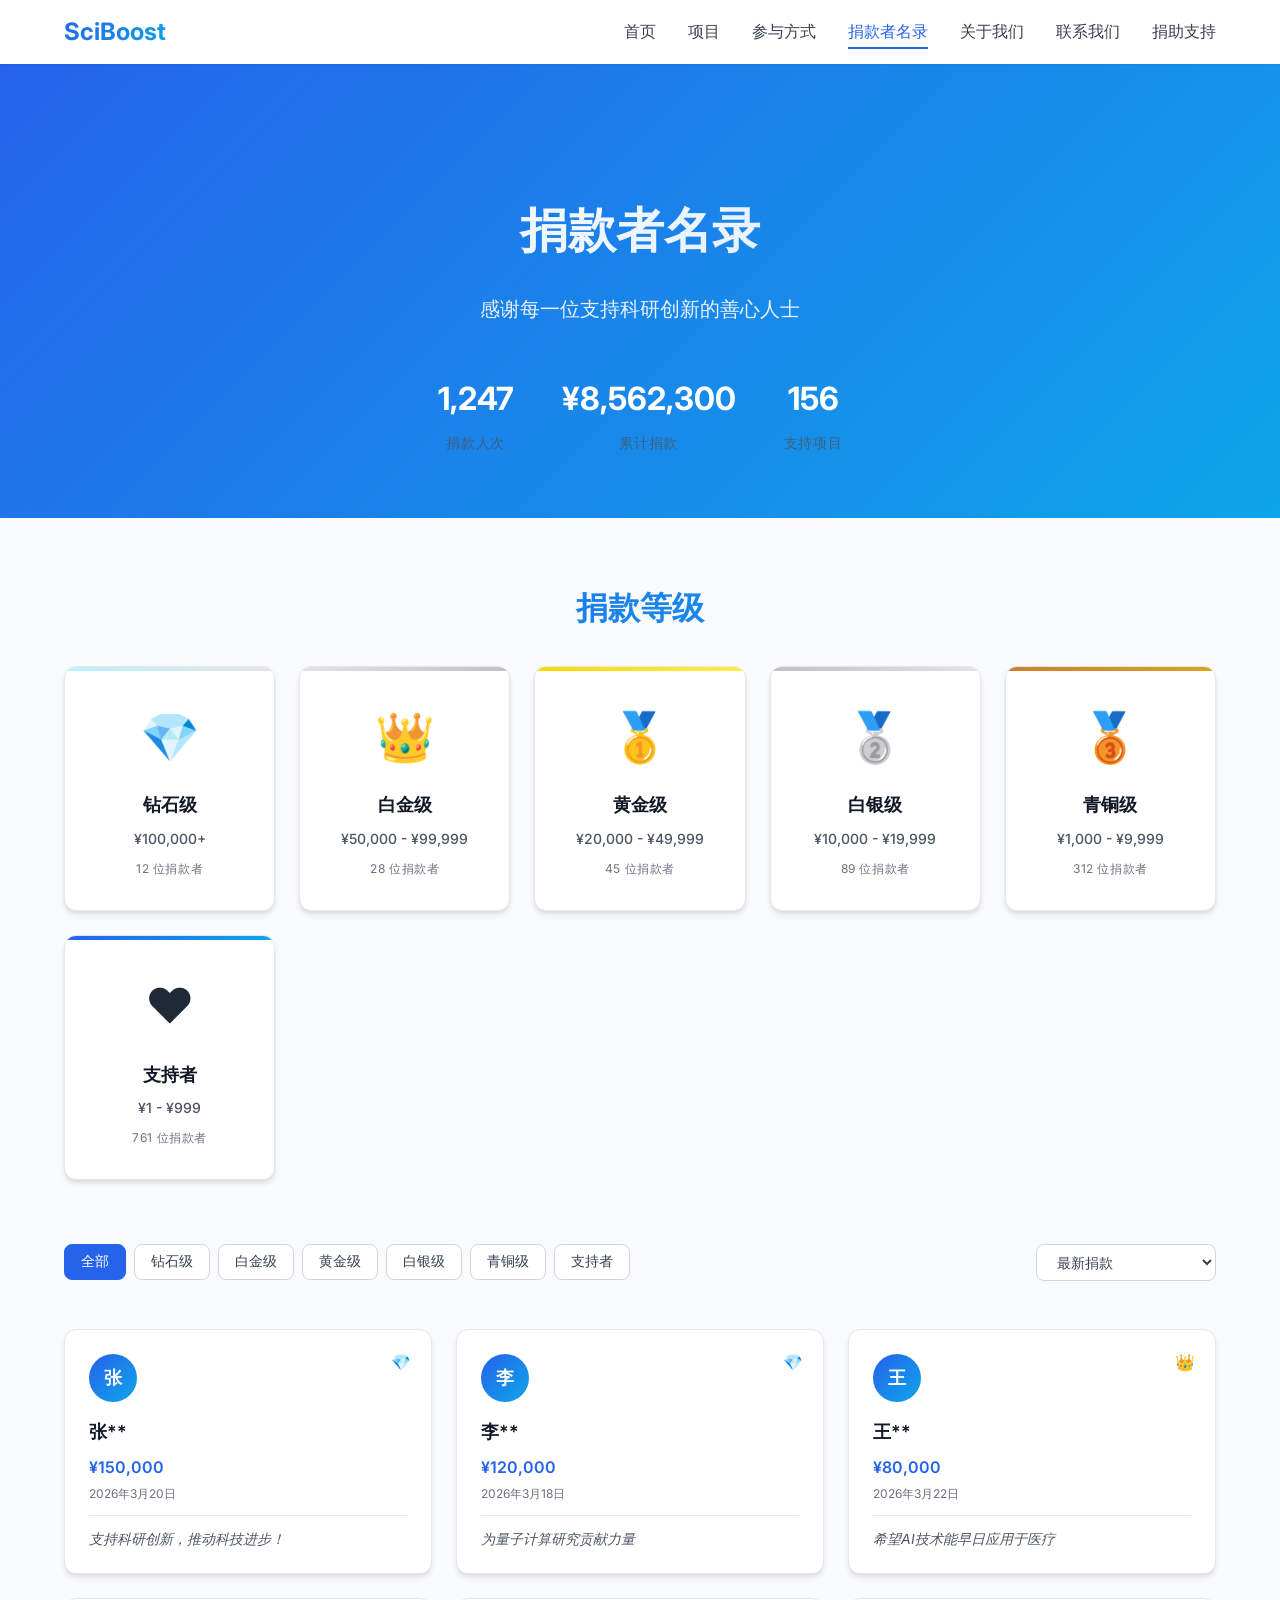
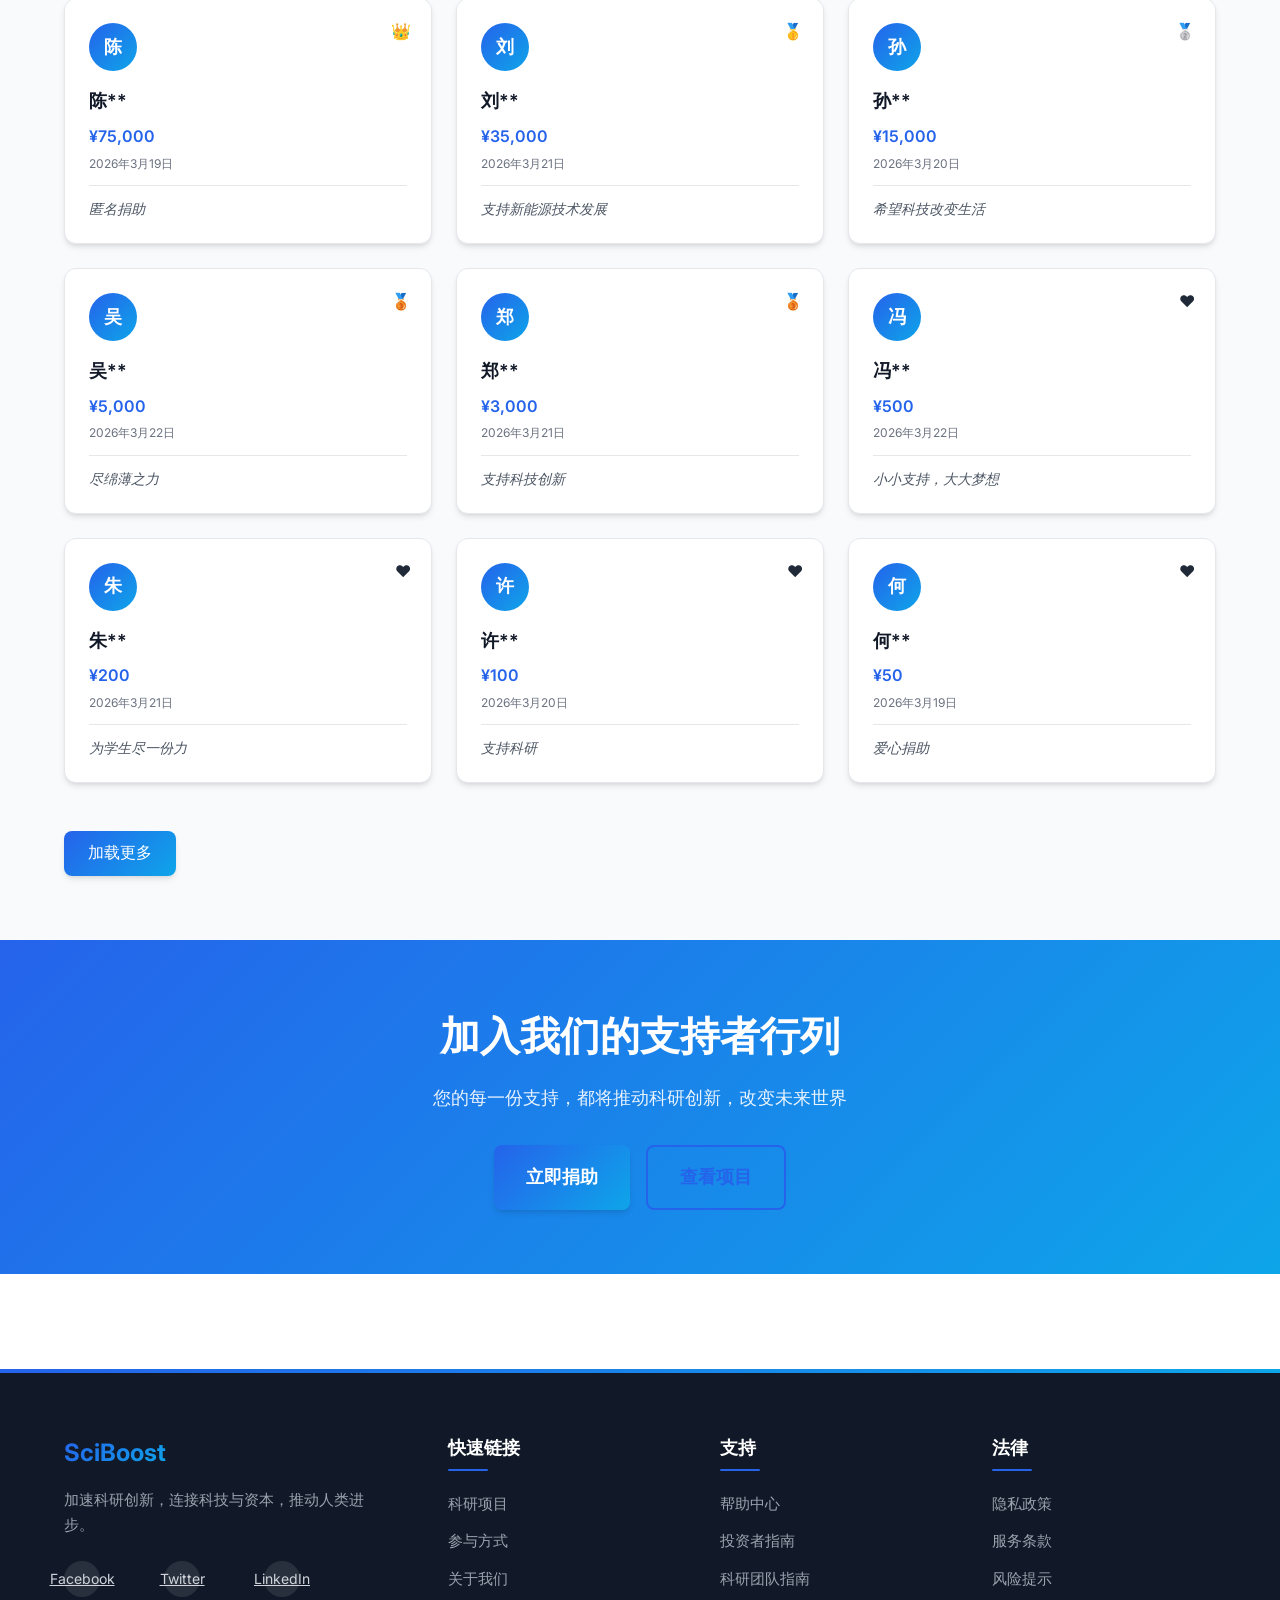
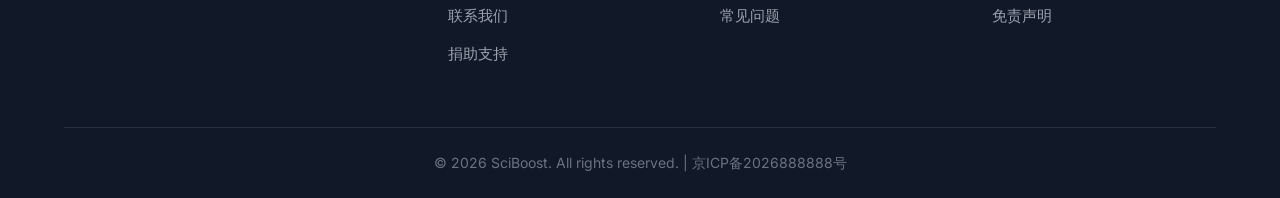
<file: donors.html>
<!DOCTYPE html>
<html lang="zh-CN">
<head>
    <meta charset="UTF-8">
    <meta name="viewport" content="width=device-width, initial-scale=1.0">
    <title>捐款者名录 - SciBoost</title>
    <link rel="stylesheet" href="styles.css">
    <link rel="preconnect" href="https://fonts.googleapis.com">
    <link rel="preconnect" href="https://fonts.gstatic.com" crossorigin>
    <link href="https://fonts.googleapis.com/css2?family=Inter:wght@300;400;500;600;700&display=swap" rel="stylesheet">
</head>
<body>
    <!-- 导航栏 -->
    <nav class="navbar">
        <div class="container">
            <div class="logo">
                <a href="index.html" class="logo-text">SciBoost</a>
            </div>
            <ul class="nav-links">
                <li><a href="index.html">首页</a></li>
                <li><a href="index.html#projects">项目</a></li>
                <li><a href="index.html#how-to-participate">参与方式</a></li>
                <li><a href="donors.html" class="active">捐款者名录</a></li>
                <li><a href="index.html#about">关于我们</a></li>
                <li><a href="index.html#contact">联系我们</a></li>
                <li><a href="donation.html">捐助支持</a></li>
            </ul>
            <div class="mobile-menu-toggle">
                <span></span>
                <span></span>
                <span></span>
            </div>
        </div>
    </nav>

    <!-- 捐款者荣誉墙头部 -->
    <section class="donors-hero">
        <div class="container">
            <div class="donors-hero-content">
                <h1 class="donors-title">捐款者名录</h1>
                <p class="donors-subtitle">感谢每一位支持科研创新的善心人士</p>
                <div class="donors-stats">
                    <div class="donor-stat">
                        <span class="stat-number">1,247</span>
                        <span class="stat-label">捐款人次</span>
                    </div>
                    <div class="donor-stat">
                        <span class="stat-number">¥8,562,300</span>
                        <span class="stat-label">累计捐款</span>
                    </div>
                    <div class="donor-stat">
                        <span class="stat-number">156</span>
                        <span class="stat-label">支持项目</span>
                    </div>
                </div>
            </div>
        </div>
    </section>

    <!-- 捐款者展示区域 -->
    <section class="donors-main">
        <div class="container">
            <!-- 捐款等级说明 -->
            <div class="donor-tiers">
                <h2>捐款等级</h2>
                <div class="tier-cards">
                    <div class="tier-card diamond">
                        <div class="tier-icon">💎</div>
                        <h3>钻石级</h3>
                        <div class="tier-amount">¥100,000+</div>
                        <div class="tier-count">12 位捐款者</div>
                    </div>
                    <div class="tier-card platinum">
                        <div class="tier-icon">👑</div>
                        <h3>白金级</h3>
                        <div class="tier-amount">¥50,000 - ¥99,999</div>
                        <div class="tier-count">28 位捐款者</div>
                    </div>
                    <div class="tier-card gold">
                        <div class="tier-icon">🥇</div>
                        <h3>黄金级</h3>
                        <div class="tier-amount">¥20,000 - ¥49,999</div>
                        <div class="tier-count">45 位捐款者</div>
                    </div>
                    <div class="tier-card silver">
                        <div class="tier-icon">🥈</div>
                        <h3>白银级</h3>
                        <div class="tier-amount">¥10,000 - ¥19,999</div>
                        <div class="tier-count">89 位捐款者</div>
                    </div>
                    <div class="tier-card bronze">
                        <div class="tier-icon">🥉</div>
                        <h3>青铜级</h3>
                        <div class="tier-amount">¥1,000 - ¥9,999</div>
                        <div class="tier-count">312 位捐款者</div>
                    </div>
                    <div class="tier-card supporter">
                        <div class="tier-icon">❤️</div>
                        <h3>支持者</h3>
                        <div class="tier-amount">¥1 - ¥999</div>
                        <div class="tier-count">761 位捐款者</div>
                    </div>
                </div>
            </div>

            <!-- 捐款者筛选和排序 -->
            <div class="donors-filters">
                <div class="filter-group">
                    <button class="filter-btn active" data-filter="all">全部</button>
                    <button class="filter-btn" data-filter="diamond">钻石级</button>
                    <button class="filter-btn" data-filter="platinum">白金级</button>
                    <button class="filter-btn" data-filter="gold">黄金级</button>
                    <button class="filter-btn" data-filter="silver">白银级</button>
                    <button class="filter-btn" data-filter="bronze">青铜级</button>
                    <button class="filter-btn" data-filter="supporter">支持者</button>
                </div>
                <div class="sort-group">
                    <select id="sortSelect">
                        <option value="date-desc">最新捐款</option>
                        <option value="date-asc">最早捐款</option>
                        <option value="amount-desc">捐款金额（高到低）</option>
                        <option value="amount-asc">捐款金额（低到高）</option>
                    </select>
                </div>
            </div>

            <!-- 捐款者荣誉墙 -->
            <div class="donors-wall" id="donorsWall">
                <!-- 钻石级捐款者 -->
                <div class="donor-card diamond" data-tier="diamond" data-date="2026-03-20" data-amount="150000">
                    <div class="donor-avatar">
                        <div class="avatar-placeholder">张</div>
                        <div class="tier-badge">💎</div>
                    </div>
                    <div class="donor-info">
                        <h3 class="donor-name">张**</h3>
                        <div class="donor-amount">¥150,000</div>
                        <div class="donor-date">2026年3月20日</div>
                        <div class="donor-message">支持科研创新，推动科技进步！</div>
                    </div>
                </div>

                <div class="donor-card diamond" data-tier="diamond" data-date="2026-03-18" data-amount="120000">
                    <div class="donor-avatar">
                        <div class="avatar-placeholder">李</div>
                        <div class="tier-badge">💎</div>
                    </div>
                    <div class="donor-info">
                        <h3 class="donor-name">李**</h3>
                        <div class="donor-amount">¥120,000</div>
                        <div class="donor-date">2026年3月18日</div>
                        <div class="donor-message">为量子计算研究贡献力量</div>
                    </div>
                </div>

                <!-- 白金级捐款者 -->
                <div class="donor-card platinum" data-tier="platinum" data-date="2026-03-22" data-amount="80000">
                    <div class="donor-avatar">
                        <div class="avatar-placeholder">王</div>
                        <div class="tier-badge">👑</div>
                    </div>
                    <div class="donor-info">
                        <h3 class="donor-name">王**</h3>
                        <div class="donor-amount">¥80,000</div>
                        <div class="donor-date">2026年3月22日</div>
                        <div class="donor-message">希望AI技术能早日应用于医疗</div>
                    </div>
                </div>

                <div class="donor-card platinum" data-tier="platinum" data-date="2026-03-19" data-amount="75000">
                    <div class="donor-avatar">
                        <div class="avatar-placeholder">陈</div>
                        <div class="tier-badge">👑</div>
                    </div>
                    <div class="donor-info">
                        <h3 class="donor-name">陈**</h3>
                        <div class="donor-amount">¥75,000</div>
                        <div class="donor-date">2026年3月19日</div>
                        <div class="donor-message">匿名捐助</div>
                    </div>
                </div>

                <!-- 黄金级捐款者 -->
                <div class="donor-card gold" data-tier="gold" data-date="2026-03-21" data-amount="35000">
                    <div class="donor-avatar">
                        <div class="avatar-placeholder">刘</div>
                        <div class="tier-badge">🥇</div>
                    </div>
                    <div class="donor-info">
                        <h3 class="donor-name">刘**</h3>
                        <div class="donor-amount">¥35,000</div>
                        <div class="donor-date">2026年3月21日</div>
                        <div class="donor-message">支持新能源技术发展</div>
                    </div>
                </div>

                <div class="donor-card gold" data-tier="gold" data-date="2026-03-17" data-amount="28000">
                    <div class="donor-avatar">
                        <div class="avatar-placeholder">赵</div>
                        <div class="tier-badge">🥇</div>
                    </div>
                    <div class="donor-info">
                        <h3 class="donor-name">赵**</h3>
                        <div class="donor-amount">¥28,000</div>
                        <div class="donor-date">2026年3月17日</div>
                        <div class="donor-message">为科技创新尽一份力</div>
                    </div>
                </div>

                <!-- 白银级捐款者 -->
                <div class="donor-card silver" data-tier="silver" data-date="2026-03-20" data-amount="15000">
                    <div class="donor-avatar">
                        <div class="avatar-placeholder">孙</div>
                        <div class="tier-badge">🥈</div>
                    </div>
                    <div class="donor-info">
                        <h3 class="donor-name">孙**</h3>
                        <div class="donor-amount">¥15,000</div>
                        <div class="donor-date">2026年3月20日</div>
                        <div class="donor-message">希望科技改变生活</div>
                    </div>
                </div>

                <div class="donor-card silver" data-tier="silver" data-date="2026-03-16" data-amount="12000">
                    <div class="donor-avatar">
                        <div class="avatar-placeholder">周</div>
                        <div class="tier-badge">🥈</div>
                    </div>
                    <div class="donor-info">
                        <h3 class="donor-name">周**</h3>
                        <div class="donor-amount">¥12,000</div>
                        <div class="donor-date">2026年3月16日</div>
                        <div class="donor-message">科研需要大家的支持</div>
                    </div>
                </div>

                <!-- 青铜级捐款者 -->
                <div class="donor-card bronze" data-tier="bronze" data-date="2026-03-22" data-amount="5000">
                    <div class="donor-avatar">
                        <div class="avatar-placeholder">吴</div>
                        <div class="tier-badge">🥉</div>
                    </div>
                    <div class="donor-info">
                        <h3 class="donor-name">吴**</h3>
                        <div class="donor-amount">¥5,000</div>
                        <div class="donor-date">2026年3月22日</div>
                        <div class="donor-message">尽绵薄之力</div>
                    </div>
                </div>

                <div class="donor-card bronze" data-tier="bronze" data-date="2026-03-21" data-amount="3000">
                    <div class="donor-avatar">
                        <div class="avatar-placeholder">郑</div>
                        <div class="tier-badge">🥉</div>
                    </div>
                    <div class="donor-info">
                        <h3 class="donor-name">郑**</h3>
                        <div class="donor-amount">¥3,000</div>
                        <div class="donor-date">2026年3月21日</div>
                        <div class="donor-message">支持科技创新</div>
                    </div>
                </div>

                <!-- 支持者 -->
                <div class="donor-card supporter" data-tier="supporter" data-date="2026-03-22" data-amount="500">
                    <div class="donor-avatar">
                        <div class="avatar-placeholder">冯</div>
                        <div class="tier-badge">❤️</div>
                    </div>
                    <div class="donor-info">
                        <h3 class="donor-name">冯**</h3>
                        <div class="donor-amount">¥500</div>
                        <div class="donor-date">2026年3月22日</div>
                        <div class="donor-message">小小支持，大大梦想</div>
                    </div>
                </div>

                <div class="donor-card supporter" data-tier="supporter" data-date="2026-03-21" data-amount="200">
                    <div class="donor-avatar">
                        <div class="avatar-placeholder">朱</div>
                        <div class="tier-badge">❤️</div>
                    </div>
                    <div class="donor-info">
                        <h3 class="donor-name">朱**</h3>
                        <div class="donor-amount">¥200</div>
                        <div class="donor-date">2026年3月21日</div>
                        <div class="donor-message">为学生尽一份力</div>
                    </div>
                </div>

                <div class="donor-card supporter" data-tier="supporter" data-date="2026-03-20" data-amount="100">
                    <div class="donor-avatar">
                        <div class="avatar-placeholder">许</div>
                        <div class="tier-badge">❤️</div>
                    </div>
                    <div class="donor-info">
                        <h3 class="donor-name">许**</h3>
                        <div class="donor-amount">¥100</div>
                        <div class="donor-date">2026年3月20日</div>
                        <div class="donor-message">支持科研</div>
                    </div>
                </div>

                <div class="donor-card supporter" data-tier="supporter" data-date="2026-03-19" data-amount="50">
                    <div class="donor-avatar">
                        <div class="avatar-placeholder">何</div>
                        <div class="tier-badge">❤️</div>
                    </div>
                    <div class="donor-info">
                        <h3 class="donor-name">何**</h3>
                        <div class="donor-amount">¥50</div>
                        <div class="donor-date">2026年3月19日</div>
                        <div class="donor-message">爱心捐助</div>
                    </div>
                </div>
            </div>

            <!-- 加载更多按钮 -->
            <div class="load-more-container">
                <button class="btn btn-primary" id="loadMoreBtn">加载更多</button>
            </div>
        </div>
    </section>

    <!-- CTA 区域 -->
    <section class="donors-cta">
        <div class="container">
            <div class="cta-content">
                <h2>加入我们的支持者行列</h2>
                <p>您的每一份支持，都将推动科研创新，改变未来世界</p>
                <div class="cta-buttons">
                    <a href="donation.html" class="btn btn-primary btn-large">立即捐助</a>
                    <a href="index.html#projects" class="btn btn-secondary btn-large">查看项目</a>
                </div>
            </div>
        </div>
    </section>

    <!-- 页脚 -->
    <footer class="footer">
        <div class="container">
            <div class="footer-content">
                <div class="footer-section">
                    <h4 class="footer-title">SciBoost</h4>
                    <p class="footer-description">
                        加速科研创新，连接科技与资本，推动人类进步。
                    </p>
                    <div class="footer-social">
                        <a href="#" class="social-link">Facebook</a>
                        <a href="#" class="social-link">Twitter</a>
                        <a href="#" class="social-link">LinkedIn</a>
                    </div>
                </div>
                <div class="footer-section">
                    <h4 class="footer-subtitle">快速链接</h4>
                    <ul class="footer-links">
                        <li><a href="index.html#projects">科研项目</a></li>
                        <li><a href="index.html#how-to-participate">参与方式</a></li>
                        <li><a href="index.html#about">关于我们</a></li>
                        <li><a href="index.html#contact">联系我们</a></li>
                        <li><a href="donation.html">捐助支持</a></li>
                    </ul>
                </div>
                <div class="footer-section">
                    <h4 class="footer-subtitle">支持</h4>
                    <ul class="footer-links">
                        <li><a href="#">帮助中心</a></li>
                        <li><a href="#">投资者指南</a></li>
                        <li><a href="#">科研团队指南</a></li>
                        <li><a href="#">常见问题</a></li>
                    </ul>
                </div>
                <div class="footer-section">
                    <h4 class="footer-subtitle">法律</h4>
                    <ul class="footer-links">
                        <li><a href="#">隐私政策</a></li>
                        <li><a href="#">服务条款</a></li>
                        <li><a href="#">风险提示</a></li>
                        <li><a href="#">免责声明</a></li>
                    </ul>
                </div>
            </div>
            <div class="footer-bottom">
                <p>&copy; 2026 SciBoost. All rights reserved. | 京ICP备2026888888号</p>
            </div>
        </div>
    </footer>

    <script src="script.js"></script>
    <script>
        // 捐款者数据管理
        document.addEventListener('DOMContentLoaded', function() {
            initDonorsPage();
        });

        function initDonorsPage() {
            const filterBtns = document.querySelectorAll('.filter-btn');
            const sortSelect = document.getElementById('sortSelect');
            const loadMoreBtn = document.getElementById('loadMoreBtn');
            const donorCards = document.querySelectorAll('.donor-card');

            let currentFilter = 'all';
            let currentSort = 'date-desc';
            let visibleCount = 12; // 初始显示数量

            // 筛选功能
            filterBtns.forEach(btn => {
                btn.addEventListener('click', function() {
                    filterBtns.forEach(b => b.classList.remove('active'));
                    this.classList.add('active');
                    currentFilter = this.dataset.filter;
                    filterAndSortDonors();
                });
            });

            // 排序功能
            sortSelect.addEventListener('change', function() {
                currentSort = this.value;
                filterAndSortDonors();
            });

            // 加载更多
            if (loadMoreBtn) {
                loadMoreBtn.addEventListener('click', function() {
                    visibleCount += 12;
                    filterAndSortDonors();
                });
            }

            function filterAndSortDonors() {
                let visibleCards = [];
                
                // 筛选
                donorCards.forEach(card => {
                    if (currentFilter === 'all' || card.dataset.tier === currentFilter) {
                        visibleCards.push(card);
                    }
                });

                // 排序
                visibleCards.sort((a, b) => {
                    switch (currentSort) {
                        case 'date-desc':
                            return new Date(b.dataset.date) - new Date(a.dataset.date);
                        case 'date-asc':
                            return new Date(a.dataset.date) - new Date(b.dataset.date);
                        case 'amount-desc':
                            return parseInt(b.dataset.amount) - parseInt(a.dataset.amount);
                        case 'amount-asc':
                            return parseInt(a.dataset.amount) - parseInt(b.dataset.amount);
                        default:
                            return 0;
                    }
                });

                // 显示/隐藏卡片
                donorCards.forEach(card => {
                    card.style.display = 'none';
                });

                visibleCards.slice(0, visibleCount).forEach((card, index) => {
                    card.style.display = 'block';
                    card.style.animationDelay = (index * 0.05) + 's';
                });

                // 显示/隐藏加载更多按钮
                if (loadMoreBtn) {
                    if (visibleCards.length <= visibleCount) {
                        loadMoreBtn.style.display = 'none';
                    } else {
                        loadMoreBtn.style.display = 'block';
                    }
                }
            }

            // 初始加载
            filterAndSortDonors();

            // 添加滚动动画
            const observer = new IntersectionObserver(function(entries) {
                entries.forEach(entry => {
                    if (entry.isIntersecting) {
                        entry.target.classList.add('animate-in');
                    }
                });
            }, { threshold: 0.1 });

            donorCards.forEach(card => {
                observer.observe(card);
            });
        }
    </script>
</body>
</html>
</file>
<file: styles.css>
/* ========================================
   SciBoost 科技研发资金募集网站样式
   主色调：蓝色 + 白色
   风格：现代科技、专业可信、清爽简洁
   ======================================== */

/* CSS 重置和基础样式 */
* {
    margin: 0;
    padding: 0;
    box-sizing: border-box;
}

:root {
    /* 主色调 */
    --primary-blue: #2563eb;
    --primary-blue-dark: #1d4ed8;
    --primary-blue-light: #3b82f6;
    --primary-blue-100: #dbeafe;
    --primary-blue-50: #eff6ff;
    
    /* 辅助色 */
    --secondary-blue: #0ea5e9;
    --accent-cyan: #06b6d4;
    --success-green: #10b981;
    --warning-orange: #f59e0b;
    --error-red: #ef4444;
    
    /* 中性色 */
    --white: #ffffff;
    --gray-50: #f9fafb;
    --gray-100: #f3f4f6;
    --gray-200: #e5e7eb;
    --gray-300: #d1d5db;
    --gray-400: #9ca3af;
    --gray-500: #6b7280;
    --gray-600: #4b5563;
    --gray-700: #374151;
    --gray-800: #1f2937;
    --gray-900: #111827;
    --black: #000000;
    
    /* 渐变 */
    --gradient-blue: linear-gradient(135deg, var(--primary-blue) 0%, var(--secondary-blue) 100%);
    --gradient-blue-light: linear-gradient(135deg, var(--primary-blue-light) 0%, var(--accent-cyan) 100%);
    --gradient-hero: linear-gradient(135deg, rgba(37, 99, 235, 0.9) 0%, rgba(14, 165, 233, 0.8) 100%);
    
    /* 阴影 */
    --shadow-sm: 0 1px 2px 0 rgba(0, 0, 0, 0.05);
    --shadow-md: 0 4px 6px -1px rgba(0, 0, 0, 0.1), 0 2px 4px -1px rgba(0, 0, 0, 0.06);
    --shadow-lg: 0 10px 15px -3px rgba(0, 0, 0, 0.1), 0 4px 6px -2px rgba(0, 0, 0, 0.05);
    --shadow-xl: 0 20px 25px -5px rgba(0, 0, 0, 0.1), 0 10px 10px -5px rgba(0, 0, 0, 0.04);
    
    /* 圆角 */
    --radius-sm: 0.25rem;
    --radius-md: 0.375rem;
    --radius-lg: 0.5rem;
    --radius-xl: 0.75rem;
    --radius-2xl: 1rem;
    
    /* 过渡动画 */
    --transition-fast: 0.15s ease-in-out;
    --transition-normal: 0.3s ease-in-out;
    --transition-slow: 0.5s ease-in-out;
}

html {
    scroll-behavior: smooth;
}

body {
    font-family: 'Inter', -apple-system, BlinkMacSystemFont, 'Segoe UI', Roboto, 'Helvetica Neue', Arial, sans-serif;
    line-height: 1.6;
    color: var(--gray-800);
    background-color: var(--white);
    -webkit-font-smoothing: antialiased;
    -moz-osx-font-smoothing: grayscale;
}

/* 容器 */
.container {
    max-width: 1200px;
    margin: 0 auto;
    padding: 0 1.5rem;
}

/* 按钮样式 */
.btn {
    display: inline-flex;
    align-items: center;
    justify-content: center;
    padding: 0.75rem 1.5rem;
    border: none;
    border-radius: var(--radius-lg);
    font-weight: 500;
    font-size: 1rem;
    text-decoration: none;
    cursor: pointer;
    transition: all var(--transition-fast);
    outline: none;
    position: relative;
    overflow: hidden;
}

.btn::before {
    content: '';
    position: absolute;
    top: 50%;
    left: 50%;
    width: 0;
    height: 0;
    border-radius: 50%;
    background: rgba(255, 255, 255, 0.3);
    transform: translate(-50%, -50%);
    transition: width var(--transition-normal), height var(--transition-normal);
}

.btn:active::before {
    width: 300px;
    height: 300px;
}

.btn-primary {
    background: var(--gradient-blue);
    color: var(--white);
    box-shadow: var(--shadow-md);
}

.btn-primary:hover {
    transform: translateY(-2px);
    box-shadow: var(--shadow-lg);
}

.btn-primary:active {
    transform: translateY(0);
}

.btn-secondary {
    background: transparent;
    color: var(--primary-blue);
    border: 2px solid var(--primary-blue);
}

.btn-secondary:hover {
    background: var(--primary-blue);
    color: var(--white);
}

.btn-large {
    padding: 1rem 2rem;
    font-size: 1.125rem;
    font-weight: 600;
}

.btn-small {
    padding: 0.5rem 1rem;
    font-size: 0.875rem;
}

/* 导航栏 */
.navbar {
    position: fixed;
    top: 0;
    left: 0;
    right: 0;
    background: rgba(255, 255, 255, 0.95);
    backdrop-filter: blur(10px);
    box-shadow: var(--shadow-sm);
    z-index: 1000;
    transition: all var(--transition-normal);
}

.navbar.scrolled {
    background: var(--white);
    box-shadow: var(--shadow-md);
}

.navbar .container {
    display: flex;
    align-items: center;
    justify-content: space-between;
    height: 4rem;
}

.logo {
    display: flex;
    align-items: center;
}

.logo-text {
    font-size: 1.5rem;
    font-weight: 700;
    background: var(--gradient-blue);
    -webkit-background-clip: text;
    -webkit-text-fill-color: transparent;
    background-clip: text;
}

.nav-links {
    display: flex;
    list-style: none;
    gap: 2rem;
}

.nav-links a {
    text-decoration: none;
    color: var(--gray-700);
    font-weight: 500;
    transition: color var(--transition-fast);
    position: relative;
}

.nav-links a:hover {
    color: var(--primary-blue);
}

.nav-links a::after {
    content: '';
    position: absolute;
    bottom: -0.5rem;
    left: 0;
    width: 0;
    height: 2px;
    background: var(--primary-blue);
    transition: width var(--transition-fast);
}

.nav-links a:hover::after {
    width: 100%;
}

.nav-links a.active {
    color: var(--primary-blue);
}

.nav-links a.active::after {
    width: 100%;
}

.mobile-menu-toggle {
    display: none;
    flex-direction: column;
    cursor: pointer;
    padding: 0.5rem;
}

.mobile-menu-toggle span {
    width: 24px;
    height: 2px;
    background: var(--gray-800);
    margin: 3px 0;
    transition: var(--transition-fast);
}

.mobile-menu-toggle.active span:nth-child(1) {
    transform: rotate(45deg) translate(5px, 5px);
}

.mobile-menu-toggle.active span:nth-child(2) {
    opacity: 0;
}

.mobile-menu-toggle.active span:nth-child(3) {
    transform: rotate(-45deg) translate(7px, -6px);
}

/* 移动端菜单样式 */
@media (max-width: 768px) {
    .nav-links {
        position: fixed;
        top: 4rem;
        right: -100%;
        width: 100%;
        height: calc(100vh - 4rem);
        background: var(--white);
        flex-direction: column;
        padding: 2rem;
        gap: 1.5rem;
        transition: right var(--transition-normal);
        box-shadow: var(--shadow-lg);
        overflow-y: auto;
    }

    .nav-links.active {
        right: 0;
    }

    .nav-links a {
        font-size: 1.125rem;
        padding: 0.75rem 0;
        border-bottom: 1px solid var(--gray-200);
    }

    .nav-links a::after {
        display: none;
    }
}

/* Hero 区域 */
.hero {
    position: relative;
    min-height: 100vh;
    display: flex;
    align-items: center;
    justify-content: center;
    background: url('https://images.unsplash.com/photo-1518770660439-4636190af475?w=1920&h=1080&fit=crop') center/cover no-repeat;
    overflow: hidden;
}

.hero-background {
    position: absolute;
    top: 0;
    left: 0;
    right: 0;
    bottom: 0;
    background: var(--gradient-hero);
}

.gradient-overlay {
    position: absolute;
    top: 0;
    left: 0;
    right: 0;
    bottom: 0;
    background: radial-gradient(circle at 20% 30%, rgba(59, 130, 246, 0.3) 0%, transparent 50%),
                radial-gradient(circle at 80% 70%, rgba(14, 165, 233, 0.2) 0%, transparent 50%);
}

.hero-content {
    position: relative;
    text-align: center;
    color: var(--white);
    z-index: 2;
    max-width: 800px;
    padding: 0 1.5rem;
    animation: fadeInUp 1s ease-out;
}

.hero-title {
    font-size: 4rem;
    font-weight: 800;
    margin-bottom: 1rem;
    letter-spacing: -0.02em;
}

.gradient-text {
    background: linear-gradient(135deg, var(--white) 0%, var(--primary-blue-100) 100%);
    -webkit-background-clip: text;
    -webkit-text-fill-color: transparent;
    background-clip: text;
}

.hero-subtitle {
    font-size: 1.5rem;
    font-weight: 300;
    margin-bottom: 1.5rem;
    opacity: 0.9;
}

.hero-description {
    font-size: 1.125rem;
    margin-bottom: 2.5rem;
    opacity: 0.8;
    max-width: 600px;
    margin-left: auto;
    margin-right: auto;
}

.hero-buttons {
    display: flex;
    gap: 1rem;
    justify-content: center;
    flex-wrap: wrap;
}

.scroll-indicator {
    position: absolute;
    bottom: 2rem;
    left: 50%;
    transform: translateX(-50%);
    animation: bounce 2s infinite;
}

.scroll-arrow {
    width: 30px;
    height: 50px;
    border: 2px solid rgba(255, 255, 255, 0.5);
    border-radius: 15px;
    position: relative;
}

.scroll-arrow::before {
    content: '';
    position: absolute;
    top: 10px;
    left: 50%;
    width: 6px;
    height: 10px;
    background: rgba(255, 255, 255, 0.8);
    border-radius: 3px;
    transform: translateX(-50%);
    animation: scroll 2s infinite;
}

/* 项目展示模块 */
.projects-section {
    padding: 6rem 0;
    background: var(--gray-50);
}

.section-header {
    text-align: center;
    margin-bottom: 4rem;
}

.section-title {
    font-size: 2.5rem;
    font-weight: 700;
    color: var(--gray-900);
    margin-bottom: 1rem;
    background: var(--gradient-blue);
    -webkit-background-clip: text;
    -webkit-text-fill-color: transparent;
    background-clip: text;
}

.section-subtitle {
    font-size: 1.125rem;
    color: var(--gray-600);
    max-width: 600px;
    margin: 0 auto;
}

.projects-grid {
    display: grid;
    grid-template-columns: repeat(auto-fit, minmax(350px, 1fr));
    gap: 2rem;
}

.project-card {
    background: var(--white);
    border-radius: var(--radius-xl);
    overflow: hidden;
    box-shadow: var(--shadow-md);
    transition: all var(--transition-normal);
    border: 1px solid var(--gray-200);
}

.project-card:hover {
    transform: translateY(-8px);
    box-shadow: var(--shadow-xl);
}

.project-image {
    position: relative;
    height: 200px;
    overflow: hidden;
}

.project-image img {
    width: 100%;
    height: 100%;
    object-fit: cover;
    transition: transform var(--transition-normal);
}

.project-card:hover .project-image img {
    transform: scale(1.05);
}

.project-category {
    position: absolute;
    top: 1rem;
    left: 1rem;
    background: var(--gradient-blue);
    color: var(--white);
    padding: 0.5rem 1rem;
    border-radius: var(--radius-lg);
    font-size: 0.875rem;
    font-weight: 600;
    text-transform: uppercase;
    letter-spacing: 0.05em;
}

.project-content {
    padding: 2rem;
}

.project-title {
    font-size: 1.25rem;
    font-weight: 600;
    color: var(--gray-900);
    margin-bottom: 1rem;
    line-height: 1.4;
}

.project-description {
    color: var(--gray-600);
    margin-bottom: 1.5rem;
    line-height: 1.6;
    font-size: 0.95rem;
}

.project-stats {
    display: grid;
    grid-template-columns: repeat(3, 1fr);
    gap: 1rem;
    margin-bottom: 1.5rem;
}

.stat-item {
    text-align: center;
}

.stat-value {
    display: block;
    font-size: 1.125rem;
    font-weight: 600;
    color: var(--gray-900);
}

.stat-value.overfunded {
    color: var(--success-green);
}

.stat-label {
    display: block;
    font-size: 0.75rem;
    color: var(--gray-500);
    text-transform: uppercase;
    letter-spacing: 0.05em;
}

.progress-bar {
    width: 100%;
    height: 8px;
    background: var(--gray-200);
    border-radius: 4px;
    overflow: hidden;
    margin-bottom: 1rem;
}

.progress-fill {
    height: 100%;
    background: var(--gradient-blue);
    border-radius: 4px;
    transition: width var(--transition-slow);
    width: 0;
}

.progress-fill.overfunded {
    background: var(--success-green);
}

.project-footer {
    display: flex;
    justify-content: space-between;
    align-items: center;
}

.project-buttons {
    display: flex;
    gap: 0.5rem;
}

.days-left {
    font-size: 0.875rem;
    color: var(--gray-500);
}

.project-status {
    font-size: 0.875rem;
    font-weight: 600;
    color: var(--success-green);
}

/* 参与方式模块 */
.participate-section {
    padding: 6rem 0;
    background: var(--white);
}

.steps-container {
    display: flex;
    align-items: center;
    justify-content: center;
    gap: 2rem;
    margin-bottom: 3rem;
    flex-wrap: wrap;
}

.step-item {
    text-align: center;
    max-width: 200px;
    flex: 1;
    min-width: 150px;
}

.step-number {
    width: 48px;
    height: 48px;
    background: var(--gradient-blue);
    color: var(--white);
    border-radius: 50%;
    display: flex;
    align-items: center;
    justify-content: center;
    font-size: 1.25rem;
    font-weight: 700;
    margin: 0 auto 1rem;
}

.step-icon {
    color: var(--primary-blue);
    margin-bottom: 1rem;
}

.step-title {
    font-size: 1.125rem;
    font-weight: 600;
    color: var(--gray-900);
    margin-bottom: 0.5rem;
}

.step-description {
    font-size: 0.875rem;
    color: var(--gray-600);
    line-height: 1.5;
}

.step-arrow {
    color: var(--gray-400);
    align-self: center;
}

.participate-cta {
    text-align: center;
    display: flex;
    gap: 1rem;
    justify-content: center;
    flex-wrap: wrap;
}

/* 关于我们模块 */
.about-section {
    padding: 6rem 0;
    background: var(--gray-50);
}

.about-content {
    display: grid;
    grid-template-columns: 1fr 1fr;
    gap: 4rem;
    align-items: start;
}

.about-text {
    margin-bottom: 2rem;
}

.about-description {
    font-size: 1.125rem;
    color: var(--gray-600);
    line-height: 1.8;
    margin-bottom: 1.5rem;
}

.about-features {
    display: flex;
    flex-direction: column;
    gap: 2rem;
}

.feature-item {
    display: flex;
    align-items: flex-start;
    gap: 1rem;
}

.feature-icon {
    color: var(--primary-blue);
    flex-shrink: 0;
    margin-top: 0.25rem;
}

.feature-content h4 {
    font-size: 1.125rem;
    font-weight: 600;
    color: var(--gray-900);
    margin-bottom: 0.5rem;
}

.feature-content p {
    color: var(--gray-600);
    line-height: 1.6;
}

/* 联系我们模块 */
.contact-section {
    padding: 6rem 0;
    background: var(--white);
}

.contact-content {
    display: grid;
    grid-template-columns: 1fr 1fr;
    gap: 4rem;
}

.contact-item {
    display: flex;
    align-items: flex-start;
    gap: 1rem;
    margin-bottom: 2rem;
}

.contact-icon {
    color: var(--primary-blue);
    margin-top: 0.25rem;
}

.contact-details h4 {
    font-size: 1rem;
    font-weight: 600;
    color: var(--gray-900);
    margin-bottom: 0.25rem;
}

.contact-details p {
    color: var(--gray-600);
}

.social-links {
    display: flex;
    gap: 1rem;
    margin-top: 2rem;
}

.social-link {
    width: 40px;
    height: 40px;
    border-radius: 50%;
    background: var(--gray-100);
    color: var(--gray-600);
    display: flex;
    align-items: center;
    justify-content: center;
    transition: all var(--transition-fast);
}

.social-link:hover {
    background: var(--primary-blue);
    color: var(--white);
}

.contact-form {
    background: var(--gray-50);
    padding: 2rem;
    border-radius: var(--radius-xl);
    border: 1px solid var(--gray-200);
}

.form-group {
    margin-bottom: 1.5rem;
}

.form-group label {
    display: block;
    font-size: 0.875rem;
    font-weight: 500;
    color: var(--gray-700);
    margin-bottom: 0.5rem;
}

.form-group input,
.form-group textarea {
    width: 100%;
    padding: 0.75rem;
    border: 1px solid var(--gray-300);
    border-radius: var(--radius-lg);
    font-size: 1rem;
    font-family: inherit;
    transition: border-color var(--transition-fast);
    background: var(--white);
}

.form-group input:focus,
.form-group textarea:focus {
    outline: none;
    border-color: var(--primary-blue);
    box-shadow: 0 0 0 3px rgba(37, 99, 235, 0.1);
}

/* ==================== 页脚样式 ==================== */

.footer {
    background: var(--gray-900);
    color: var(--gray-300);
    padding: 4rem 0 1.5rem;
    margin-top: 6rem;
    position: relative;
}

.footer::before {
    content: '';
    position: absolute;
    top: -1px;
    left: 0;
    right: 0;
    height: 4px;
    background: var(--gradient-blue);
}

.footer-content {
    display: grid;
    grid-template-columns: 1.5fr 1fr 1fr 1fr;
    gap: 3rem;
    margin-bottom: 3rem;
    align-items: start;
}

.footer-section:first-child {
    padding-right: 2rem;
}

.footer-title {
    font-size: 1.5rem;
    font-weight: 700;
    background: var(--gradient-blue);
    -webkit-background-clip: text;
    -webkit-text-fill-color: transparent;
    background-clip: text;
    margin-bottom: 1rem;
    display: inline-block;
}

.footer-description {
    color: var(--gray-400);
    line-height: 1.6;
    margin-bottom: 1.5rem;
    font-size: 0.95rem;
}

.footer-social {
    display: flex;
    gap: 4rem;
    flex-wrap: wrap;
}

.footer-social .social-link {
    width: 36px;
    height: 36px;
    background: rgba(255, 255, 255, 0.1);
    color: var(--gray-300);
    font-size: 0.875rem;
}

.footer-social .social-link:hover {
    background: var(--primary-blue);
    color: var(--white);
    transform: translateY(-2px);
}

.footer-subtitle {
    font-size: 1.125rem;
    font-weight: 600;
    color: var(--white);
    margin-bottom: 1.25rem;
    position: relative;
    padding-bottom: 0.5rem;
}

.footer-subtitle::after {
    content: '';
    position: absolute;
    bottom: 0;
    left: 0;
    width: 40px;
    height: 2px;
    background: var(--primary-blue);
    border-radius: 2px;
}

.footer-links {
    list-style: none;
}

.footer-links li {
    margin-bottom: 0.75rem;
}

.footer-links a {
    color: var(--gray-400);
    text-decoration: none;
    font-size: 0.95rem;
    transition: all var(--transition-fast);
    display: inline-block;
    position: relative;
    padding-left: 0;
}

.footer-links a:hover {
    color: var(--white);
    transform: translateX(4px);
}

.footer-links a:hover::before {
    content: '→';
    position: absolute;
    left: -16px;
    color: var(--primary-blue);
    opacity: 0;
    animation: arrowSlide 0.3s ease-out forwards;
}

@keyframes arrowSlide {
    from {
        opacity: 0;
        left: -16px;
    }
    to {
        opacity: 1;
        left: -12px;
    }
}

.footer-links a[style*="color: var(--primary-blue)"] {
    color: var(--primary-blue) !important;
    font-weight: 600;
}

.footer-bottom {
    border-top: 1px solid rgba(255, 255, 255, 0.1);
    padding-top: 1.5rem;
    text-align: center;
    color: var(--gray-500);
    font-size: 0.875rem;
}

.footer-bottom p {
    margin: 0;
}

/* ==================== 支付页面样式 ==================== */

/* 支付页面头部 */
.donation-hero {
    padding: 8rem 0 4rem;
    background: var(--gradient-blue);
    color: var(--white);
    text-align: center;
    margin-top: 4rem;
}

.donation-hero-content {
    max-width: 800px;
    margin: 0 auto;
    padding: 0 1.5rem;
}

.donation-title {
    font-size: 3rem;
    font-weight: 800;
    margin-bottom: 1.5rem;
    background: linear-gradient(135deg, var(--white) 0%, var(--primary-blue-100) 100%);
    -webkit-background-clip: text;
    -webkit-text-fill-color: transparent;
    background-clip: text;
}

.donation-subtitle {
    font-size: 1.25rem;
    opacity: 0.9;
    max-width: 600px;
    margin: 0 auto;
}

/* 支付页面主体 */
.donation-main {
    padding: 4rem 0;
    background: var(--gray-50);
}

.donation-content {
    display: grid;
    grid-template-columns: 1fr 1fr;
    gap: 4rem;
    align-items: start;
}

.donation-info h2,
.bank-accounts h2 {
    font-size: 2rem;
    font-weight: 700;
    color: var(--gray-900);
    margin-bottom: 1.5rem;
    background: var(--gradient-blue);
    -webkit-background-clip: text;
    -webkit-text-fill-color: transparent;
    background-clip: text;
}

/* 支付说明 */
.donation-benefits {
    display: flex;
    flex-direction: column;
    gap: 1.5rem;
    margin-bottom: 3rem;
}

.benefit-item {
    display: flex;
    align-items: flex-start;
    gap: 1rem;
    padding: 1.5rem;
    background: var(--white);
    border-radius: var(--radius-xl);
    box-shadow: var(--shadow-md);
    border: 1px solid var(--gray-200);
    transition: all var(--transition-normal);
}

.benefit-item:hover {
    transform: translateY(-4px);
    box-shadow: var(--shadow-lg);
}

.benefit-icon {
    font-size: 2rem;
    flex-shrink: 0;
}

.benefit-content h3 {
    font-size: 1.125rem;
    font-weight: 600;
    color: var(--gray-900);
    margin-bottom: 0.5rem;
}

.benefit-content p {
    color: var(--gray-600);
    line-height: 1.6;
}

/* 统计数据 */
.donation-stats {
    display: grid;
    grid-template-columns: repeat(3, 1fr);
    gap: 1rem;
}

.stat-card {
    background: var(--white);
    padding: 2rem 1.5rem;
    border-radius: var(--radius-xl);
    text-align: center;
    box-shadow: var(--shadow-md);
    border: 1px solid var(--gray-200);
    transition: all var(--transition-normal);
}

.stat-card:hover {
    transform: translateY(-4px);
    box-shadow: var(--shadow-lg);
}

.stat-number {
    font-size: 1.5rem;
    font-weight: 700;
    color: var(--primary-blue);
    margin-bottom: 0.5rem;
}

.stat-label {
    font-size: 0.875rem;
    color: var(--gray-600);
    text-transform: uppercase;
    letter-spacing: 0.05em;
}

/* 银行账户选择 */
.bank-accounts {
    background: var(--white);
    padding: 2.5rem;
    border-radius: var(--radius-xl);
    box-shadow: var(--shadow-md);
    border: 1px solid var(--gray-200);
}

.bank-accounts-subtitle {
    color: var(--gray-600);
    margin-bottom: 2rem;
    font-size: 1rem;
}

.country-flags {
    display: grid;
    grid-template-columns: repeat(auto-fit, minmax(140px, 1fr));
    gap: 1rem;
    margin-bottom: 2rem;
}

.country-flag {
    background: var(--gray-50);
    border: 2px solid var(--gray-200);
    border-radius: var(--radius-lg);
    padding: 1rem;
    text-align: center;
    cursor: pointer;
    transition: all var(--transition-fast);
    position: relative;
    overflow: hidden;
}

.country-flag:hover {
    border-color: var(--primary-blue);
    transform: translateY(-4px);
    box-shadow: var(--shadow-md);
}

.country-flag::before {
    content: '';
    position: absolute;
    top: 0;
    left: 0;
    right: 0;
    height: 4px;
    background: var(--gradient-blue);
    transform: translateY(-100%);
    transition: transform var(--transition-fast);
}

.country-flag:hover::before {
    transform: translateY(0);
}

.flag-icon {
    margin-bottom: 0.75rem;
    display: flex;
    justify-content: center;
    align-items: center;
}

/* 国旗样式 */
.flag-uk {
    width: 48px;
    height: 32px;
    background: linear-gradient(0deg, #012169 25%, transparent 25%, transparent 75%, #012169 75%),
                linear-gradient(90deg, #012169 40%, transparent 40%, transparent 60%, #012169 60%),
                linear-gradient(0deg, transparent 40%, #C8102E 40%, #C8102E 60%, transparent 60%),
                linear-gradient(90deg, transparent 45%, #C8102E 45%, #C8102E 55%, transparent 55%),
                linear-gradient(0deg, transparent 36%, #C8102E 36%, #C8102E 44%, transparent 44%),
                linear-gradient(90deg, transparent 36%, #C8102E 36%, #C8102E 44%, transparent 44%);
    background-color: #FFFFFF;
    border-radius: 2px;
}

.flag-au {
    width: 48px;
    height: 32px;
    background: radial-gradient(circle at 15px 15px, white 5px, transparent 5px),
                radial-gradient(circle at 23px 19px, white 5px, transparent 5px),
                radial-gradient(circle at 31px 15px, white 5px, transparent 5px),
                radial-gradient(circle at 23px 11px, white 5px, transparent 5px),
                radial-gradient(circle at 15px 23px, white 5px, transparent 5px),
                radial-gradient(circle at 23px 27px, white 5px, transparent 5px),
                radial-gradient(circle at 31px 23px, white 5px, transparent 5px);
    background-color: #012169;
    border-radius: 2px;
    position: relative;
}

.flag-au::before {
    content: '';
    position: absolute;
    top: 0;
    left: 0;
    width: 100%;
    height: 50%;
    background-color: #E4002B;
}

.flag-ca {
    width: 48px;
    height: 32px;
    background: linear-gradient(90deg, #FF0000 0%, #FF0000 25%, white 25%, white 75%, #FF0000 75%);
    border-radius: 2px;
    position: relative;
}

.flag-ca::before {
    content: '🍁';
    position: absolute;
    top: 50%;
    left: 50%;
    transform: translate(-50%, -50%);
    font-size: 20px;
}

.flag-cn {
    width: 48px;
    height: 32px;
    background: #DE2910;
    border-radius: 2px;
    position: relative;
}

.flag-cn::before {
    content: '⭐';
    position: absolute;
    top: 4px;
    left: 6px;
    font-size: 12px;
    color: #FFDE00;
}

.flag-cn::after {
    content: '⭐⭐⭐⭐';
    position: absolute;
    top: 8px;
    left: 16px;
    font-size: 8px;
    color: #FFDE00;
    letter-spacing: 2px;
}

.flag-eu {
    width: 48px;
    height: 32px;
    background: #003399;
    border-radius: 2px;
    position: relative;
}

.flag-eu::before {
    content: '⭐⭐';
    position: absolute;
    top: 6px;
    left: 6px;
    font-size: 10px;
    color: #FFCC00;
    letter-spacing: 8px;
}

.flag-eu::after {
    content: '⭐⭐';
    position: absolute;
    top: 16px;
    left: 12px;
    font-size: 10px;
    color: #FFCC00;
    letter-spacing: 8px;
}

.flag-hu {
    width: 48px;
    height: 32px;
    background: linear-gradient(0deg, #477050 0%, #477050 33%, white 33%, white 66%, #D40026 66%);
    border-radius: 2px;
}

.flag-nz {
    width: 48px;
    height: 32px;
    background: #012169;
    border-radius: 2px;
    position: relative;
}

.flag-nz::before {
    content: '★';
    position: absolute;
    top: 4px;
    left: 8px;
    font-size: 12px;
    color: #C8102E;
}

.flag-nz::after {
    content: '★★★★';
    position: absolute;
    top: 12px;
    left: 12px;
    font-size: 8px;
    color: #C8102E;
    letter-spacing: 2px;
}

.flag-sg {
    width: 48px;
    height: 32px;
    background: linear-gradient(0deg, #ED2939 0%, #ED2939 50%, white 50%);
    border-radius: 2px;
    position: relative;
}

.flag-sg::before {
    content: '◉';
    position: absolute;
    top: 50%;
    left: 12px;
    transform: translateY(-50%);
    font-size: 16px;
    color: white;
}

.flag-sg::after {
    content: '▲';
    position: absolute;
    top: 50%;
    left: 8px;
    transform: translateY(-50%);
    font-size: 8px;
    color: white;
}

.flag-tr {
    width: 48px;
    height: 32px;
    background: #E30A17;
    border-radius: 2px;
    position: relative;
}

.flag-tr::before {
    content: '☪';
    position: absolute;
    top: 50%;
    left: 50%;
    transform: translate(-50%, -50%);
    font-size: 20px;
    color: white;
}

.flag-us {
    width: 48px;
    height: 32px;
    background: linear-gradient(0deg, #B22234 0%, #B22234 7.7%, white 7.7%, white 15.4%, #B22234 15.4%, #B22234 23.1%, white 23.1%, white 30.8%, #B22234 30.8%, #B22234 38.5%, white 38.5%, white 46.2%, #B22234 46.2%, #B22234 53.8%, white 53.8%);
    border-radius: 2px;
    position: relative;
}

.flag-us::before {
    content: '';
    position: absolute;
    top: 0;
    left: 0;
    width: 40%;
    height: 53.8%;
    background: #3C3B6E;
}

.flag-us::after {
    content: '⭐';
    position: absolute;
    top: 2px;
    left: 4px;
    font-size: 6px;
    color: white;
}

.flag-name {
    font-size: 0.75rem;
    font-weight: 500;
    color: var(--gray-700);
    line-height: 1.3;
}

/* 提示信息 */
.donation-note {
    background: var(--primary-blue-50);
    border: 1px solid var(--primary-blue-100);
    border-radius: var(--radius-lg);
    padding: 1.5rem;
}

.donation-note p {
    font-weight: 600;
    color: var(--primary-blue-dark);
    margin-bottom: 0.75rem;
}

.donation-note ul {
    list-style-position: inside;
    color: var(--gray-600);
    font-size: 0.875rem;
    line-height: 1.6;
}

.donation-note li {
    margin-bottom: 0.25rem;
}

/* ==================== 银行账户弹窗 ==================== */

.bank-modal {
    position: fixed;
    top: 0;
    left: 0;
    right: 0;
    bottom: 0;
    z-index: 2000;
    display: flex;
    align-items: center;
    justify-content: center;
    opacity: 0;
    visibility: hidden;
    transition: all var(--transition-normal);
}

.bank-modal.active {
    opacity: 1;
    visibility: visible;
}

.bank-modal-overlay {
    position: absolute;
    top: 0;
    left: 0;
    right: 0;
    bottom: 0;
    background: rgba(0, 0, 0, 0.5);
    backdrop-filter: blur(4px);
}

.bank-modal-content {
    position: relative;
    background: var(--white);
    border-radius: var(--radius-xl);
    width: 90%;
    max-width: 600px;
    max-height: calc(100vh - 120px);
    overflow-y: auto;
    box-shadow: var(--shadow-xl);
    transform: translateY(20px) scale(0.95);
    transition: all var(--transition-normal);
    z-index: 2001;
}

.bank-modal.active .bank-modal-content {
    transform: translateY(0) scale(1);
}

.bank-modal-header {
    display: flex;
    align-items: center;
    justify-content: space-between;
    padding: 1.5rem 2rem;
    border-bottom: 1px solid var(--gray-200);
    background: var(--gray-50);
    border-radius: var(--radius-xl) var(--radius-xl) 0 0;
}

.bank-modal-header h3 {
    font-size: 1.25rem;
    font-weight: 600;
    color: var(--gray-900);
}

.bank-modal-close {
    background: none;
    border: none;
    color: var(--gray-500);
    cursor: pointer;
    padding: 0.5rem;
    border-radius: var(--radius-md);
    transition: all var(--transition-fast);
}

.bank-modal-close:hover {
    background: var(--gray-200);
    color: var(--gray-900);
}

.bank-modal-body {
    padding: 2rem;
}

.account-item {
    margin-bottom: 1.5rem;
    padding-bottom: 1.5rem;
    border-bottom: 1px solid var(--gray-200);
}

.account-item:last-child {
    border-bottom: none;
    margin-bottom: 0;
    padding-bottom: 0;
}

.account-label-wrapper {
    display: flex;
    align-items: center;
    justify-content: space-between;
    margin-bottom: 0.5rem;
}

.account-label {
    font-weight: 600;
    color: var(--gray-900);
    font-size: 0.875rem;
    text-transform: uppercase;
    letter-spacing: 0.05em;
}

.copy-btn {
    background: var(--primary-blue);
    color: var(--white);
    border: none;
    padding: 0.25rem 0.75rem;
    border-radius: var(--radius-md);
    font-size: 0.75rem;
    font-weight: 500;
    cursor: pointer;
    transition: all var(--transition-fast);
}

.copy-btn:hover {
    background: var(--primary-blue-dark);
    transform: translateY(-1px);
}

.account-value {
    background: var(--gray-100);
    padding: 0.75rem 1rem;
    border-radius: var(--radius-md);
    font-family: 'Courier New', monospace;
    font-size: 0.875rem;
    color: var(--gray-900);
    border: 1px solid var(--gray-200);
    word-break: break-all;
}

.account-note {
    margin-top: 0.5rem;
    font-size: 0.75rem;
    color: var(--gray-500);
    font-style: italic;
}

.bank-modal-footer {
    display: flex;
    align-items: center;
    justify-content: flex-end;
    gap: 1rem;
    padding: 1.5rem 2rem;
    border-top: 1px solid var(--gray-200);
    background: var(--gray-50);
    border-radius: 0 0 var(--radius-xl) var(--radius-xl);
}

/* ==================== 响应式设计 ==================== */

@media (max-width: 1024px) {
    .donation-content {
        grid-template-columns: 1fr;
        gap: 3rem;
    }
    
    .donation-stats {
        grid-template-columns: 1fr;
    }
    
    .country-flags {
        grid-template-columns: repeat(auto-fit, minmax(120px, 1fr));
    }
}

@media (max-width: 768px) {
    .donation-title {
        font-size: 2.5rem;
    }
    
    .donation-hero {
        padding: 6rem 0 3rem;
    }
    
    .donation-main {
        padding: 3rem 0;
    }
    
    .bank-accounts {
        padding: 1.5rem;
    }
    
    .country-flags {
        grid-template-columns: repeat(2, 1fr);
        gap: 0.75rem;
    }
    
    .bank-modal-content {
        width: 95%;
        max-height: calc(100vh - 80px);
    }
    
    .bank-modal-body {
        padding: 1.5rem;
    }
    
    .bank-modal-footer {
        padding: 1rem 1.5rem;
    }
}

@media (max-width: 480px) {
    .donation-title {
        font-size: 2rem;
    }
    
    .benefit-item {
        padding: 1rem;
    }
    
    .country-flag {
        padding: 0.75rem;
    }
    
    .flag-name {
        font-size: 0.625rem;
    }
    
    .bank-modal-footer {
        flex-direction: column;
        gap: 0.75rem;
    }
    
    .bank-modal-footer .btn {
        width: 100%;
    }
}

/* ==================== 捐款者名录页面样式 ==================== */

/* 捐款者荣誉墙头部 */
.donors-hero {
    padding: 8rem 0 4rem;
    background: var(--gradient-blue);
    color: var(--white);
    text-align: center;
    margin-top: 4rem;
}

.donors-hero-content {
    max-width: 900px;
    margin: 0 auto;
    padding: 0 1.5rem;
}

.donors-title {
    font-size: 3rem;
    font-weight: 800;
    margin-bottom: 1.5rem;
    background: linear-gradient(135deg, var(--white) 0%, var(--primary-blue-100) 100%);
    -webkit-background-clip: text;
    -webkit-text-fill-color: transparent;
    background-clip: text;
}

.donors-subtitle {
    font-size: 1.25rem;
    opacity: 0.9;
    max-width: 600px;
    margin: 0 auto 3rem;
}

.donors-stats {
    display: flex;
    justify-content: center;
    gap: 3rem;
    flex-wrap: wrap;
}

.donor-stat {
    text-align: center;
}

.donor-stat .stat-number {
    display: block;
    font-size: 2rem;
    font-weight: 700;
    color: var(--white);
    margin-bottom: 0.5rem;
}

.donor-stat .stat-label {
    display: block;
    font-size: 0.875rem;
    opacity: 0.8;
    text-transform: uppercase;
    letter-spacing: 0.05em;
}

/* 捐款者主体区域 */
.donors-main {
    padding: 4rem 0;
    background: var(--gray-50);
}

.donor-tiers {
    margin-bottom: 4rem;
}

.donor-tiers h2 {
    font-size: 2rem;
    font-weight: 700;
    color: var(--gray-900);
    margin-bottom: 2rem;
    text-align: center;
    background: var(--gradient-blue);
    -webkit-background-clip: text;
    -webkit-text-fill-color: transparent;
    background-clip: text;
}

.tier-cards {
    display: grid;
    grid-template-columns: repeat(auto-fit, minmax(200px, 1fr));
    gap: 1.5rem;
    margin-bottom: 3rem;
}

.tier-card {
    background: var(--white);
    border-radius: var(--radius-xl);
    padding: 2rem 1.5rem;
    text-align: center;
    box-shadow: var(--shadow-md);
    border: 1px solid var(--gray-200);
    transition: all var(--transition-normal);
    position: relative;
    overflow: hidden;
}

.tier-card::before {
    content: '';
    position: absolute;
    top: 0;
    left: 0;
    right: 0;
    height: 4px;
}

.tier-card.diamond::before {
    background: linear-gradient(90deg, #b9f2ff, #e5e4e2);
}

.tier-card.platinum::before {
    background: linear-gradient(90deg, #e5e4e2, #c0c0c0);
}

.tier-card.gold::before {
    background: linear-gradient(90deg, #ffd700, #ffed4e);
}

.tier-card.silver::before {
    background: linear-gradient(90deg, #c0c0c0, #e5e4e2);
}

.tier-card.bronze::before {
    background: linear-gradient(90deg, #cd7f32, #daa520);
}

.tier-card.supporter::before {
    background: var(--gradient-blue);
}

.tier-card:hover {
    transform: translateY(-8px);
    box-shadow: var(--shadow-lg);
}

.tier-icon {
    font-size: 3rem;
    margin-bottom: 1rem;
}

.tier-card h3 {
    font-size: 1.125rem;
    font-weight: 600;
    color: var(--gray-900);
    margin-bottom: 0.5rem;
}

.tier-amount {
    font-size: 0.875rem;
    color: var(--gray-600);
    margin-bottom: 0.5rem;
    font-weight: 500;
}

.tier-count {
    font-size: 0.75rem;
    color: var(--gray-500);
    text-transform: uppercase;
    letter-spacing: 0.05em;
}

/* 筛选和排序 */
.donors-filters {
    display: flex;
    justify-content: space-between;
    align-items: center;
    margin-bottom: 3rem;
    flex-wrap: wrap;
    gap: 1rem;
}

.filter-group {
    display: flex;
    gap: 0.5rem;
    flex-wrap: wrap;
}

.filter-btn {
    background: var(--white);
    border: 1px solid var(--gray-300);
    color: var(--gray-700);
    padding: 0.5rem 1rem;
    border-radius: var(--radius-lg);
    font-size: 0.875rem;
    font-weight: 500;
    cursor: pointer;
    transition: all var(--transition-fast);
}

.filter-btn:hover {
    border-color: var(--primary-blue);
    color: var(--primary-blue);
}

.filter-btn.active {
    background: var(--primary-blue);
    border-color: var(--primary-blue);
    color: var(--white);
}

.sort-group select {
    background: var(--white);
    border: 1px solid var(--gray-300);
    color: var(--gray-700);
    padding: 0.5rem 1rem;
    border-radius: var(--radius-lg);
    font-size: 0.875rem;
    font-family: inherit;
    cursor: pointer;
    transition: all var(--transition-fast);
}

.sort-group select:focus {
    outline: none;
    border-color: var(--primary-blue);
    box-shadow: 0 0 0 3px rgba(37, 99, 235, 0.1);
}

/* 捐款者荣誉墙 */
.donors-wall {
    display: grid;
    grid-template-columns: repeat(auto-fill, minmax(300px, 1fr));
    gap: 1.5rem;
    margin-bottom: 3rem;
}

.donor-card {
    background: var(--white);
    border-radius: var(--radius-xl);
    padding: 1.5rem;
    box-shadow: var(--shadow-md);
    border: 1px solid var(--gray-200);
    transition: all var(--transition-normal);
    opacity: 0;
    transform: translateY(20px);
    animation: fadeInUp 0.5s ease-out forwards;
}

.donor-card:hover {
    transform: translateY(-4px);
    box-shadow: var(--shadow-lg);
}

.donor-avatar {
    display: flex;
    align-items: center;
    margin-bottom: 1rem;
    position: relative;
}

.avatar-placeholder {
    width: 48px;
    height: 48px;
    background: var(--gradient-blue);
    color: var(--white);
    border-radius: 50%;
    display: flex;
    align-items: center;
    justify-content: center;
    font-weight: 600;
    font-size: 1.125rem;
}

.tier-badge {
    position: absolute;
    top: -4px;
    right: -4px;
    font-size: 1rem;
}

.donor-info h3 {
    font-size: 1.125rem;
    font-weight: 600;
    color: var(--gray-900);
    margin-bottom: 0.5rem;
}

.donor-amount {
    font-size: 1rem;
    font-weight: 600;
    color: var(--primary-blue);
    margin-bottom: 0.25rem;
}

.donor-date {
    font-size: 0.75rem;
    color: var(--gray-500);
    margin-bottom: 0.75rem;
}

.donor-message {
    font-size: 0.875rem;
    color: var(--gray-600);
    line-height: 1.5;
    padding-top: 0.75rem;
    border-top: 1px solid var(--gray-200);
    font-style: italic;
}

/* 加载更多 */
.load-more-container {
    text-align: center;
    margin-top: 3rem;
}

/* CTA 区域 */
.donors-cta {
    padding: 4rem 0;
    background: var(--gradient-blue);
    color: var(--white);
    text-align: center;
}

.cta-content h2 {
    font-size: 2.5rem;
    font-weight: 800;
    margin-bottom: 1rem;
}

.cta-content p {
    font-size: 1.125rem;
    opacity: 0.9;
    max-width: 600px;
    margin: 0 auto 2rem;
}

.cta-buttons {
    display: flex;
    gap: 1rem;
    justify-content: center;
    flex-wrap: wrap;
}

/* ==================== 响应式设计 ==================== */

@media (max-width: 1024px) {
    .donors-stats {
        gap: 2rem;
    }
    
    .tier-cards {
        grid-template-columns: repeat(auto-fit, minmax(150px, 1fr));
    }
    
    .donors-filters {
        flex-direction: column;
        align-items: stretch;
    }
    
    .filter-group {
        justify-content: center;
    }
    
    .donors-wall {
        grid-template-columns: repeat(auto-fill, minmax(250px, 1fr));
    }
}

@media (max-width: 768px) {
    .donors-title {
        font-size: 2.5rem;
    }
    
    .donors-hero {
        padding: 6rem 0 3rem;
    }
    
    .donors-main {
        padding: 3rem 0;
    }
    
    .donors-stats {
        gap: 1.5rem;
    }
    
    .donor-stat .stat-number {
        font-size: 1.5rem;
    }
    
    .tier-cards {
        grid-template-columns: repeat(2, 1fr);
    }
    
    .filter-group {
        justify-content: flex-start;
    }
    
    .donors-wall {
        grid-template-columns: 1fr;
    }
    
    .cta-content h2 {
        font-size: 2rem;
    }
}

@media (max-width: 480px) {
    .donors-title {
        font-size: 2rem;
    }
    
    .tier-cards {
        grid-template-columns: 1fr;
    }
    
    .filter-btn {
        padding: 0.4rem 0.8rem;
        font-size: 0.75rem;
    }
    
    .donor-card {
        padding: 1rem;
    }
    
    .cta-buttons {
        flex-direction: column;
        width: 100%;
    }
    
    .cta-buttons .btn {
        width: 100%;
    }
}

/* ==================== 原有响应式样式 ==================== */

@media (max-width: 1024px) {
    .about-content,
    .contact-content {
        grid-template-columns: 1fr;
        gap: 2rem;
    }
    
    .footer-content {
        grid-template-columns: 1fr 1fr;
        gap: 2.5rem;
    }
    
    .footer-section:first-child {
        grid-column: 1 / -1;
        padding-right: 0;
        text-align: center;
        max-width: 600px;
        margin: 0 auto 2rem;
    }
    
    .footer-section:first-child .footer-social {
        justify-content: center;
    }
    
    .footer-subtitle::after {
        left: 50%;
        transform: translateX(-50%);
    }
}

@media (max-width: 768px) {
    .hero-title {
        font-size: 2.5rem;
    }
    
    .hero-subtitle {
        font-size: 1.25rem;
    }
    
    .section-title {
        font-size: 2rem;
    }
    
    .mobile-menu-toggle {
        display: flex;
    }
    
    .projects-grid {
        grid-template-columns: 1fr;
    }
    
    .steps-container {
        flex-direction: column;
    }
    
    .step-arrow {
        transform: rotate(90deg);
    }
    
    .project-stats {
        grid-template-columns: 1fr;
        gap: 0.75rem;
    }
    
    .hero-buttons {
        flex-direction: column;
        width: 100%;
    }
    
    .hero-buttons .btn {
        width: 100%;
    }
    
    .footer-content {
        grid-template-columns: 1fr;
        text-align: center;
    }
    
    .footer-section {
        margin-bottom: 2rem;
    }
}

@media (max-width: 480px) {
    .container {
        padding: 0 1rem;
    }
    
    .hero-content {
        padding: 0 1rem;
    }
    
    .project-content {
        padding: 1.5rem;
    }
    
    .contact-form {
        padding: 1.5rem;
    }
}

/* 动画 */
@keyframes fadeInUp {
    from {
        opacity: 0;
        transform: translateY(30px);
    }
    to {
        opacity: 1;
        transform: translateY(0);
    }
}

@keyframes bounce {
    0%, 20%, 50%, 80%, 100% {
        transform: translateX(-50%) translateY(0);
    }
    40% {
        transform: translateX(-50%) translateY(-10px);
    }
    60% {
        transform: translateX(-50%) translateY(-5px);
    }
}

@keyframes scroll {
    0% {
        top: 10px;
        opacity: 1;
    }
    100% {
        top: 30px;
        opacity: 0;
    }
}

/* 响应式设计 */
@media (max-width: 1024px) {
    .about-content,
    .contact-content {
        grid-template-columns: 1fr;
        gap: 2rem;
    }
    
    .footer-content {
        grid-template-columns: 1fr 1fr;
    }
}

@media (max-width: 768px) {
    .hero-title {
        font-size: 2.5rem;
    }
    
    .hero-subtitle {
        font-size: 1.25rem;
    }
    
    .section-title {
        font-size: 2rem;
    }
    
    .mobile-menu-toggle {
        display: flex;
    }
    
    .projects-grid {
        grid-template-columns: 1fr;
    }
    
    .steps-container {
        flex-direction: column;
    }
    
    .step-arrow {
        transform: rotate(90deg);
    }
    
    .project-stats {
        grid-template-columns: 1fr;
        gap: 0.75rem;
    }
    
    .hero-buttons {
        flex-direction: column;
        width: 100%;
    }
    
    .hero-buttons .btn {
        width: 100%;
    }
    
    .footer-content {
        grid-template-columns: 1fr;
        text-align: center;
    }
    
    .footer-section {
        margin-bottom: 2rem;
    }
}

@media (max-width: 480px) {
    .container {
        padding: 0 1rem;
    }
    
    .hero-content {
        padding: 0 1rem;
    }
    
    .project-content {
        padding: 1.5rem;
    }
    
    .contact-form {
        padding: 1.5rem;
    }
}
/* �ƶ���ҳ���Ż����� */
@media (max-width: 768px) {
    .footer {
        padding: 3rem 0 1rem;
    }
    
    .footer-content {
        grid-template-columns: 1fr !important;
        gap: 2rem !important;
        text-align: center !important;
        margin-bottom: 2rem !important;
    }
    
    .footer-section:first-child {
        grid-column: auto !important;
        max-width: none !important;
        margin-bottom: 0 !important;
    }
    
    .footer-section {
        margin-bottom: 0 !important;
        padding: 0 0.5rem !important;
    }
    
    .footer-section:first-child .footer-description {
        max-width: 500px !important;
        margin-left: auto !important;
        margin-right: auto !important;
    }
    
    .footer-subtitle::after {
        left: 50% !important;
        transform: translateX(-50%) !important;
    }
    
    .footer-links a:hover {
        transform: translateX(0) !important;
    }
    
    .footer-links a:hover::before {
        display: none !important;
    }
}
</file>
